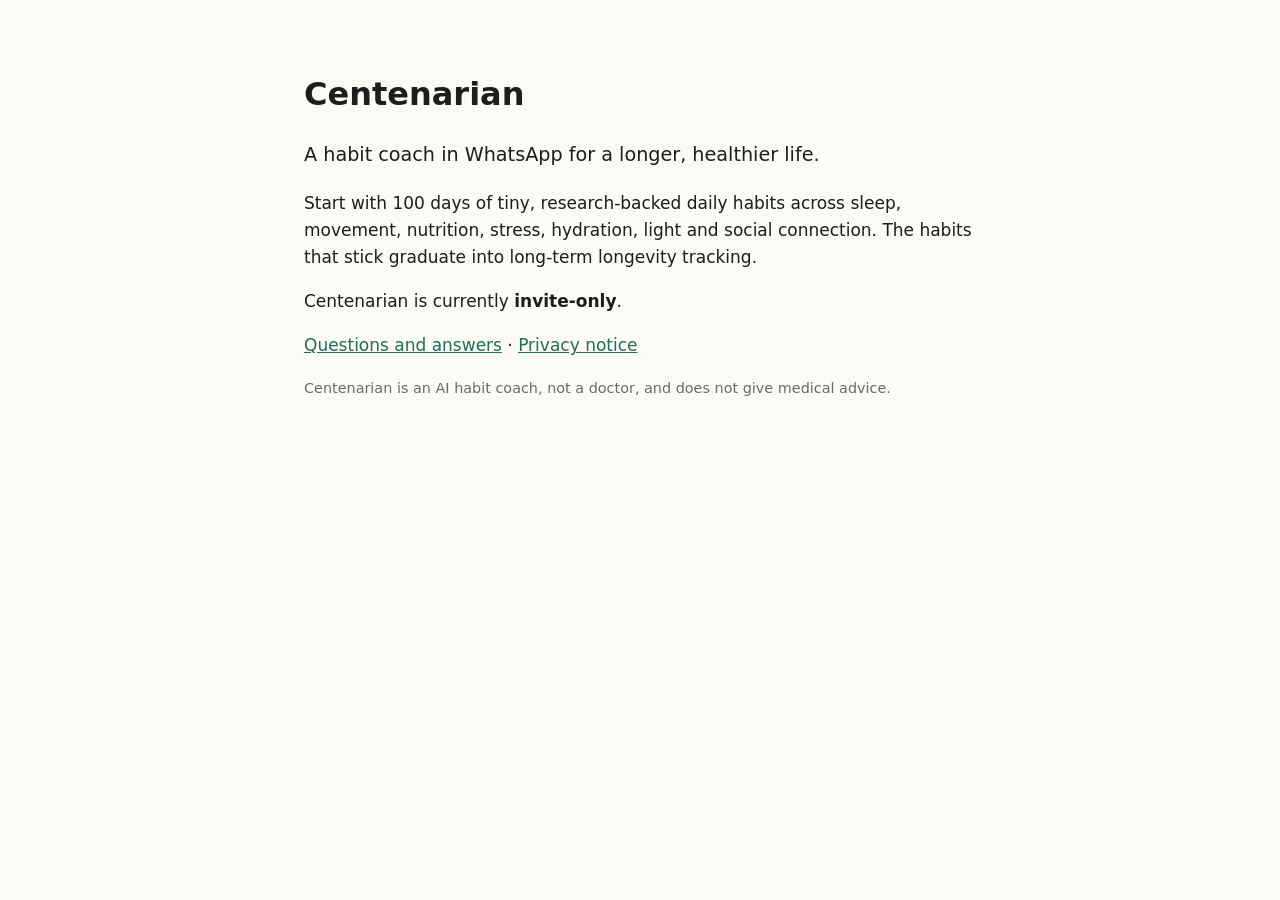
<file: index.html>
<!doctype html>
<html lang="en">
<head>
  <meta charset="utf-8">
  <meta name="viewport" content="width=device-width, initial-scale=1">
  <title>Centenarian</title>
  <meta name="description" content="A WhatsApp habit coach for a longer, healthier life.">
  <link rel="stylesheet" href="style.css">
</head>
<body>
<main>
  <h1>Centenarian</h1>
  <p class="lead">A habit coach in WhatsApp for a longer, healthier life.</p>
  <p>Start with 100 days of tiny, research-backed daily habits across sleep, movement, nutrition,
  stress, hydration, light and social connection. The habits that stick graduate into long-term
  longevity tracking.</p>
  <p>Centenarian is currently <strong>invite-only</strong>.</p>
  <p><a href="faq.html">Questions and answers</a> · <a href="privacy.html">Privacy notice</a></p>
  <p class="meta">Centenarian is an AI habit coach, not a doctor, and does not give medical advice.</p>
</main>
</body>
</html>
</file>
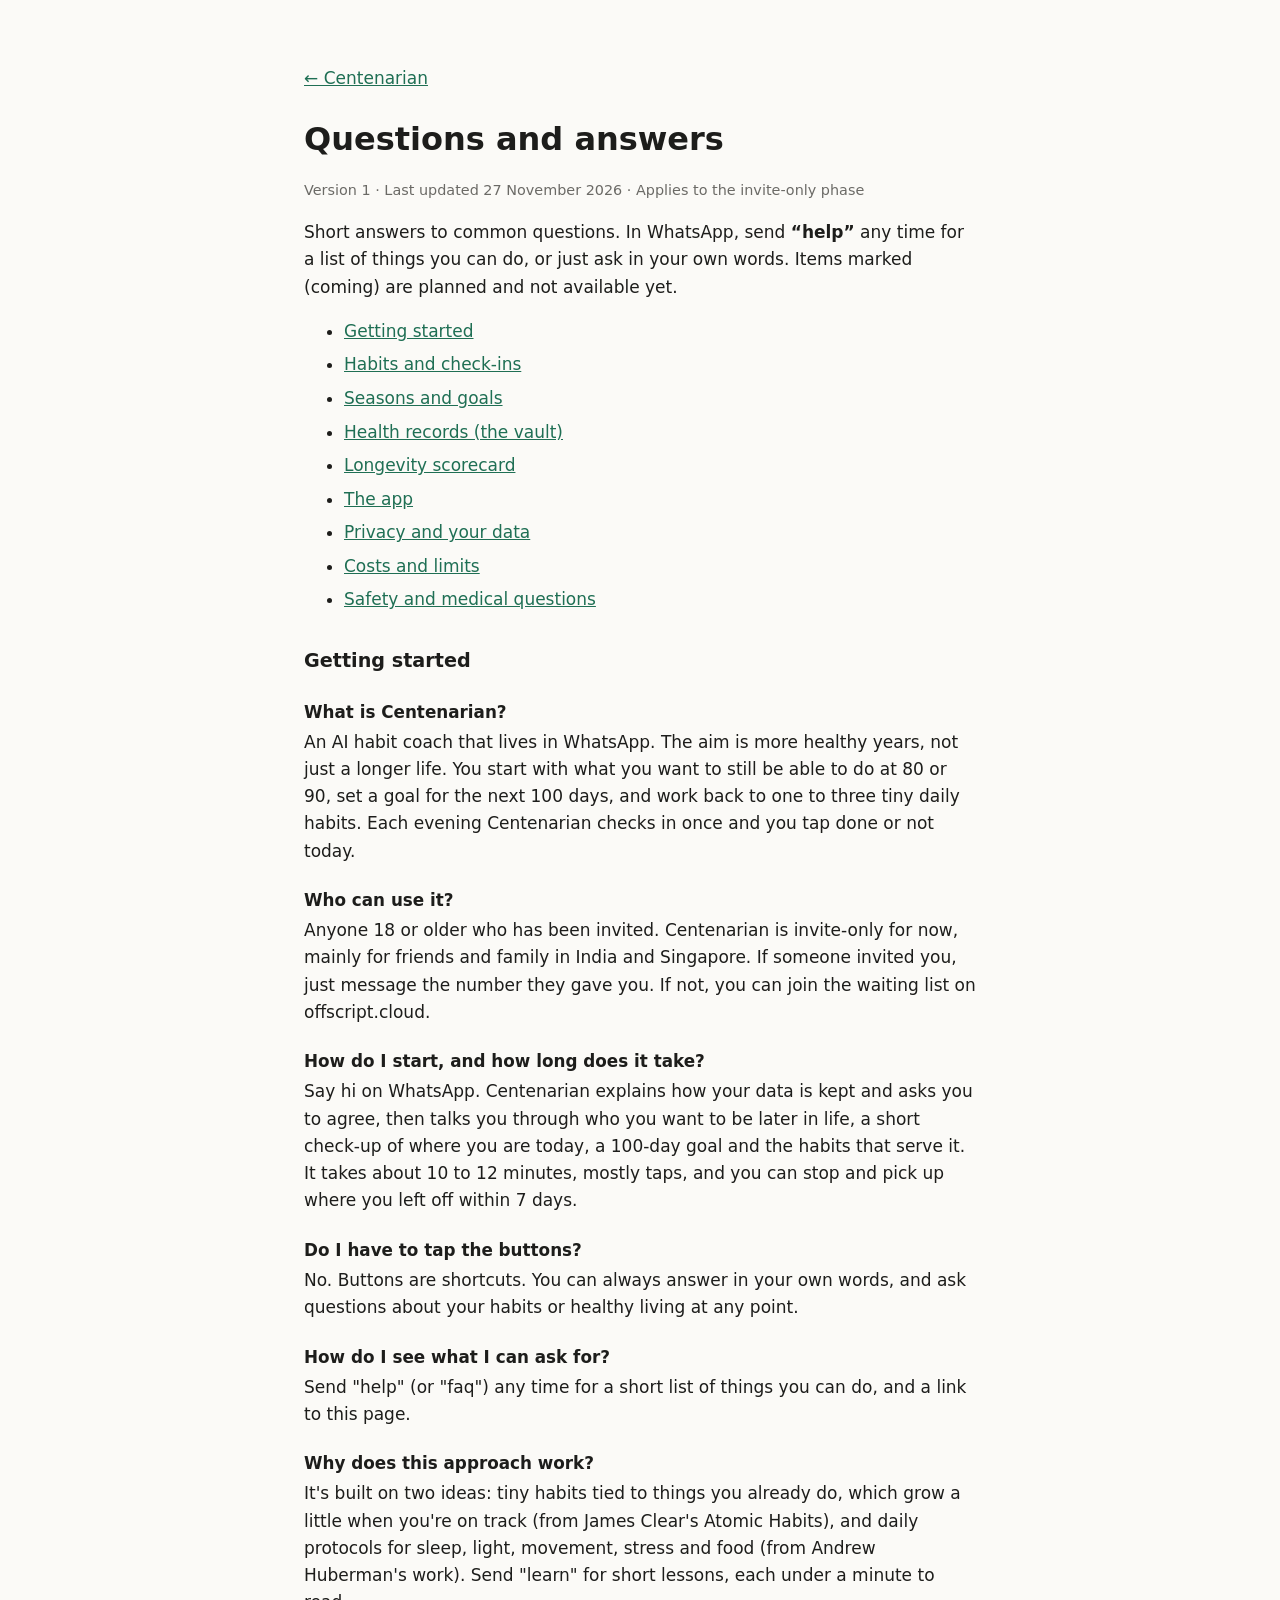
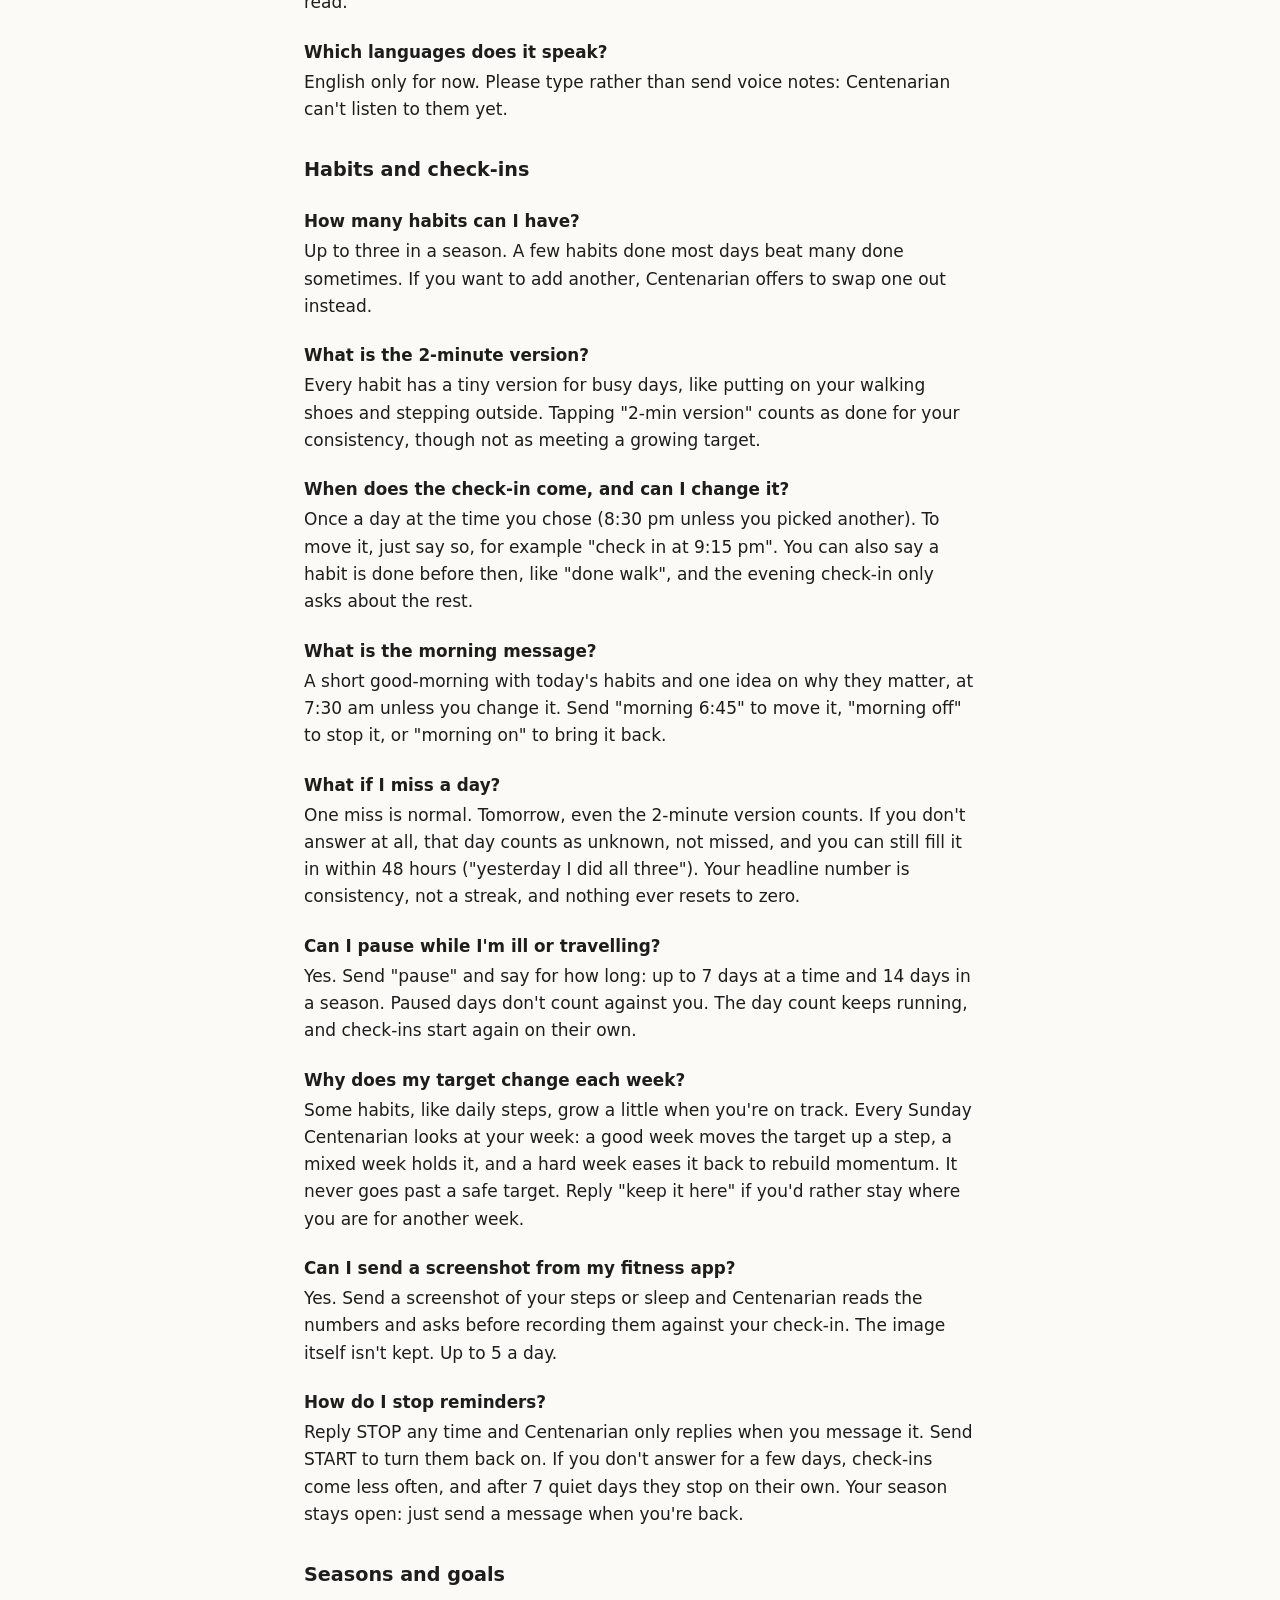
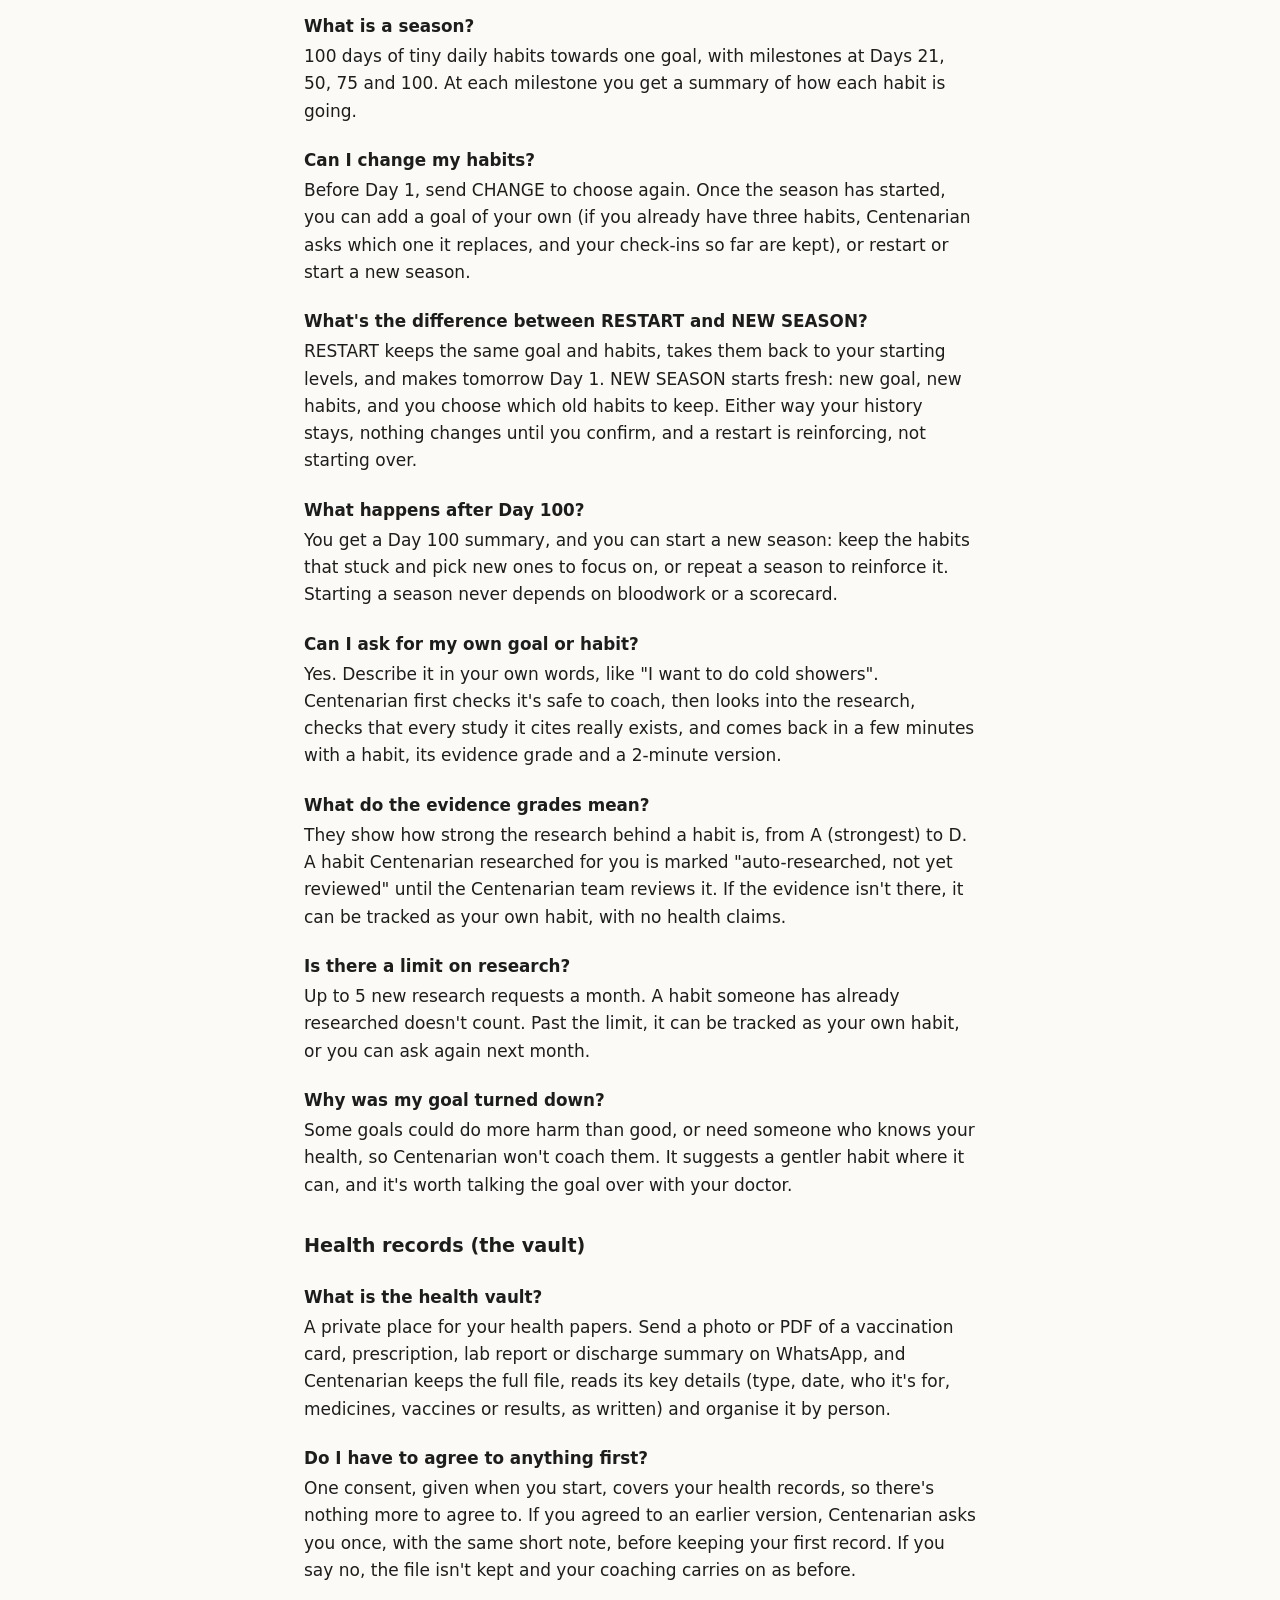
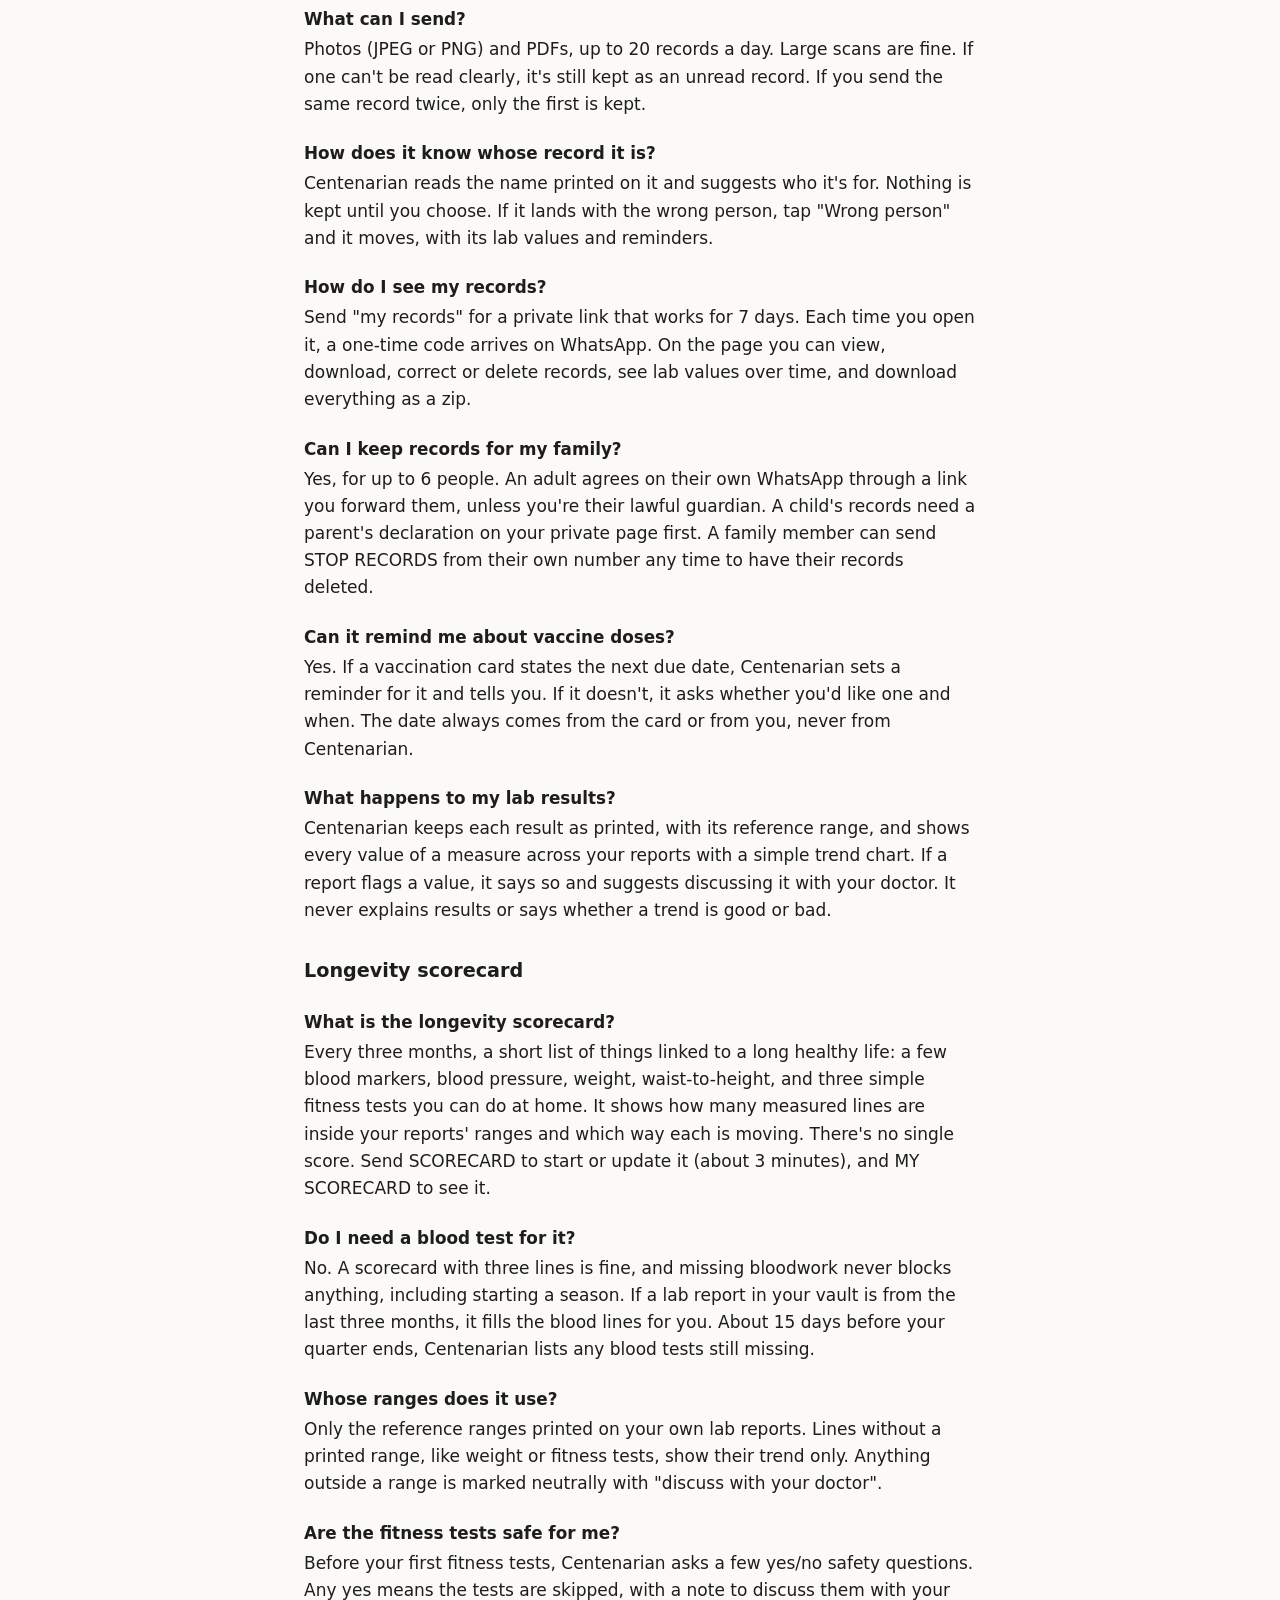
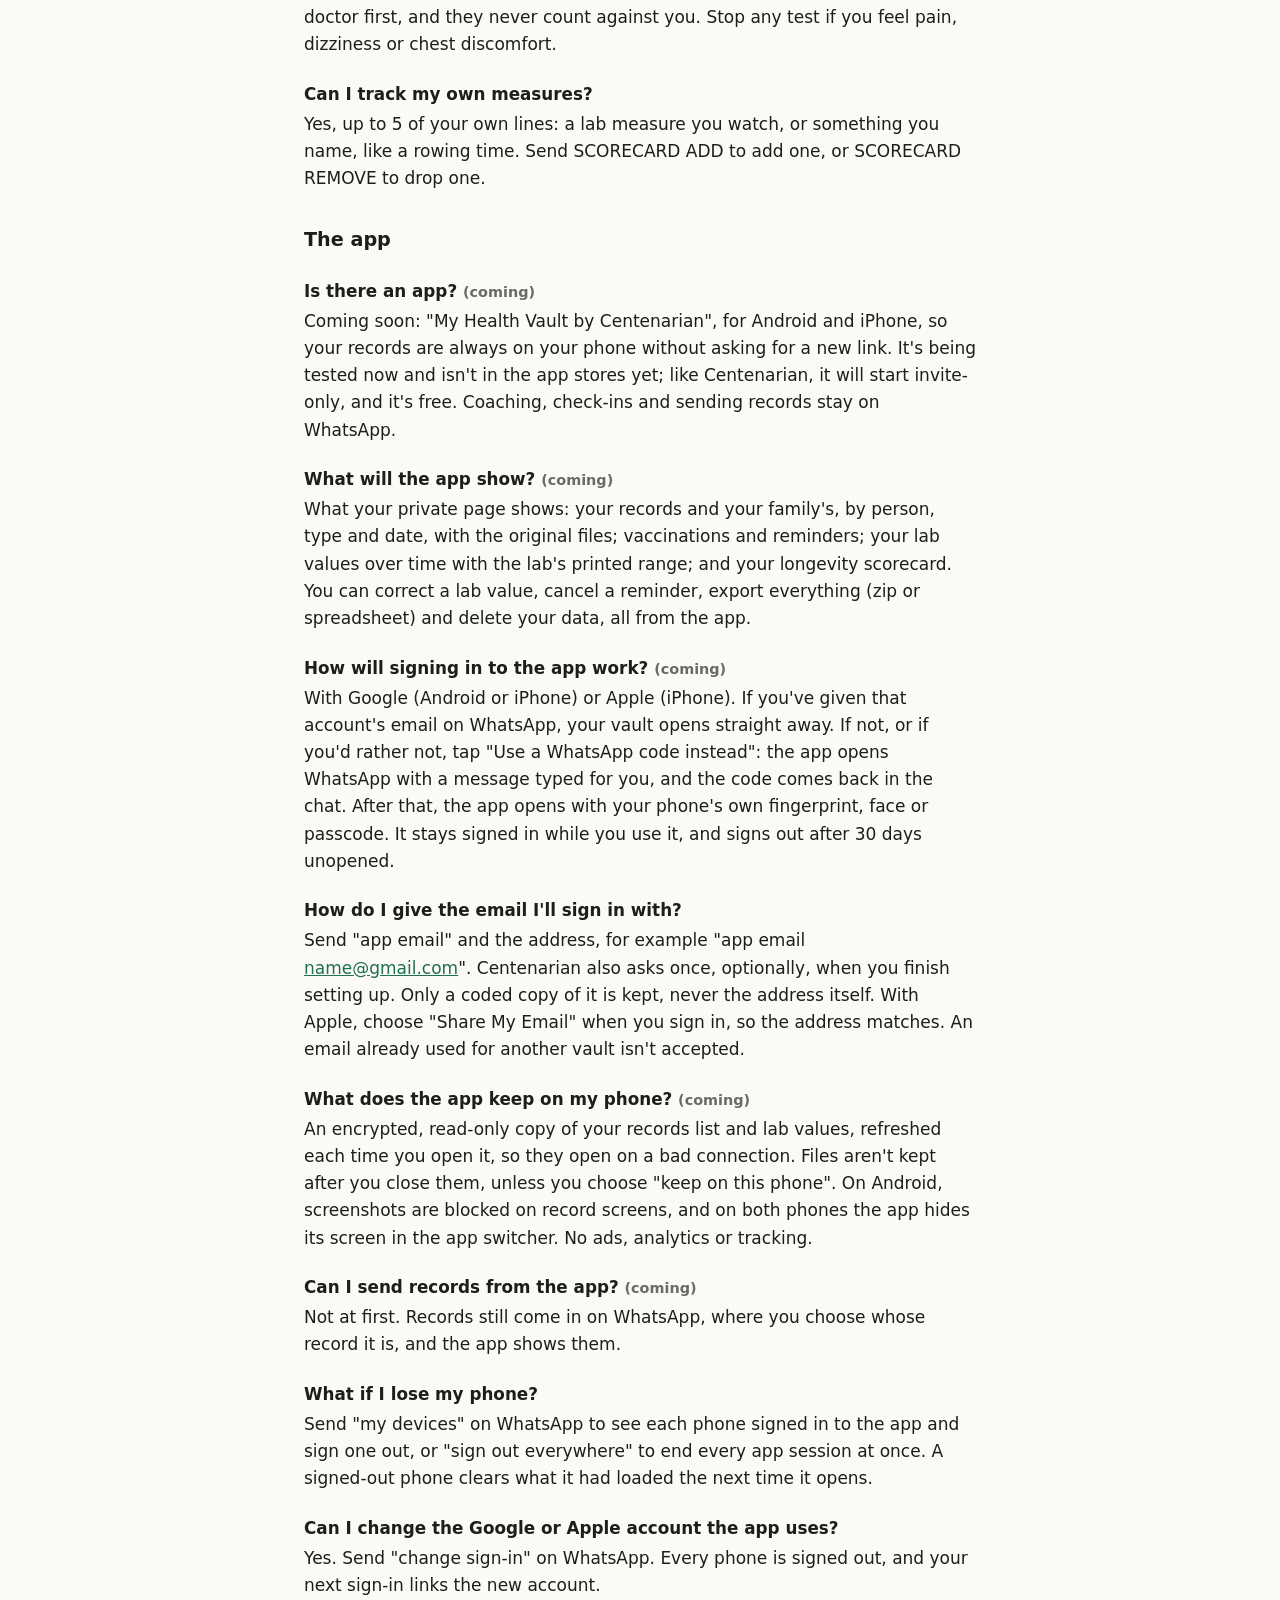
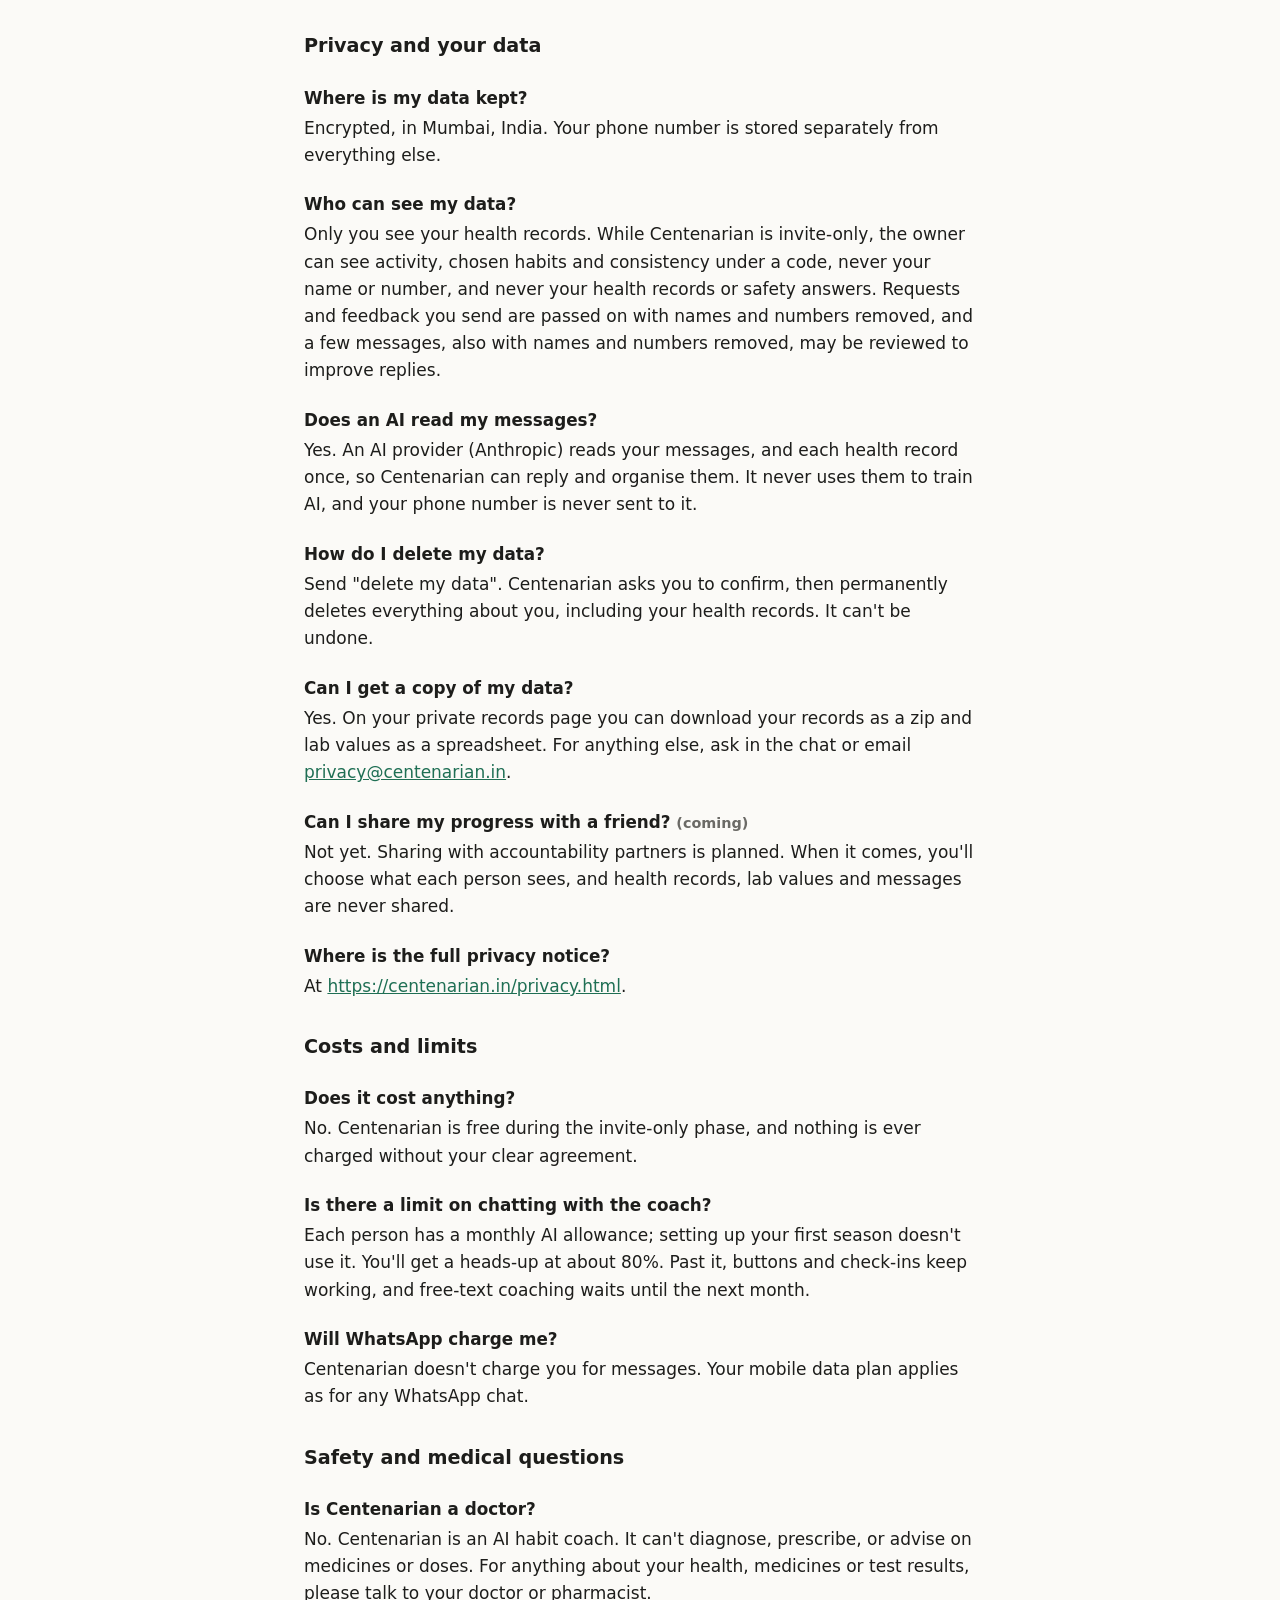
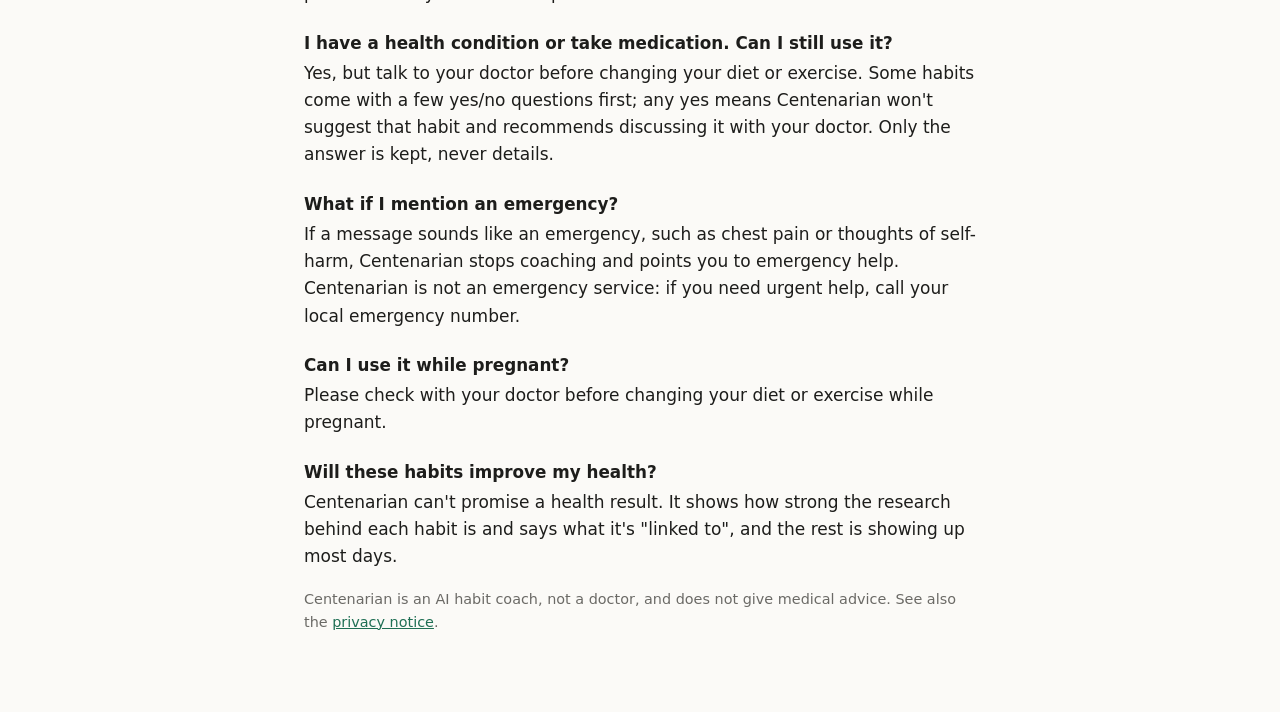
<file: faq.html>
<!doctype html>
<html lang="en">
<head>
  <meta charset="utf-8">
  <meta name="viewport" content="width=device-width, initial-scale=1">
  <title>Questions and answers — Centenarian</title>
  <meta name="description" content="Common questions about Centenarian, the WhatsApp habit coach.">
  <link rel="stylesheet" href="style.css">
</head>
<body>
<!-- Made from content/faq.yaml by `uv run python -m app.content.faq --write`: edit the YAML. -->
<main>
  <p><a href="index.html">← Centenarian</a></p>
  <h1>Questions and answers</h1>
  <p class="meta">Version 1 · Last updated 27 November 2026 · Applies to the invite-only phase</p>

  <p>Short answers to common questions. In WhatsApp, send <strong>“help”</strong> any time for a
  list of things you can do, or just ask in your own words. Items marked (coming) are planned and
  not available yet.</p>

  <ul>
    <li><a href="#getting-started">Getting started</a></li>
    <li><a href="#habits-and-checkins">Habits and check-ins</a></li>
    <li><a href="#seasons-and-goals">Seasons and goals</a></li>
    <li><a href="#health-records">Health records (the vault)</a></li>
    <li><a href="#scorecard">Longevity scorecard</a></li>
    <li><a href="#the-app">The app</a></li>
    <li><a href="#privacy">Privacy and your data</a></li>
    <li><a href="#costs">Costs and limits</a></li>
    <li><a href="#safety">Safety and medical questions</a></li>
  </ul>

  <h2 id="getting-started">Getting started</h2>
  <h3 id="what-is-it">What is Centenarian?</h3>
  <p>An AI habit coach that lives in WhatsApp. The aim is more healthy years, not just a longer life. You start with what you want to still be able to do at 80 or 90, set a goal for the next 100 days, and work back to one to three tiny daily habits. Each evening Centenarian checks in once and you tap done or not today.</p>
  <h3 id="who-can-join">Who can use it?</h3>
  <p>Anyone 18 or older who has been invited. Centenarian is invite-only for now, mainly for friends and family in India and Singapore. If someone invited you, just message the number they gave you. If not, you can join the waiting list on offscript.cloud.</p>
  <h3 id="how-to-start">How do I start, and how long does it take?</h3>
  <p>Say hi on WhatsApp. Centenarian explains how your data is kept and asks you to agree, then talks you through who you want to be later in life, a short check-up of where you are today, a 100-day goal and the habits that serve it. It takes about 10 to 12 minutes, mostly taps, and you can stop and pick up where you left off within 7 days.</p>
  <h3 id="tap-or-type">Do I have to tap the buttons?</h3>
  <p>No. Buttons are shortcuts. You can always answer in your own words, and ask questions about your habits or healthy living at any point.</p>
  <h3 id="help-command">How do I see what I can ask for?</h3>
  <p>Send "help" (or "faq") any time for a short list of things you can do, and a link to this page.</p>
  <h3 id="learn">Why does this approach work?</h3>
  <p>It's built on two ideas: tiny habits tied to things you already do, which grow a little when you're on track (from James Clear's Atomic Habits), and daily protocols for sleep, light, movement, stress and food (from Andrew Huberman's work). Send "learn" for short lessons, each under a minute to read.</p>
  <h3 id="language">Which languages does it speak?</h3>
  <p>English only for now. Please type rather than send voice notes: Centenarian can't listen to them yet.</p>

  <h2 id="habits-and-checkins">Habits and check-ins</h2>
  <h3 id="how-many-habits">How many habits can I have?</h3>
  <p>Up to three in a season. A few habits done most days beat many done sometimes. If you want to add another, Centenarian offers to swap one out instead.</p>
  <h3 id="two-minute-version">What is the 2-minute version?</h3>
  <p>Every habit has a tiny version for busy days, like putting on your walking shoes and stepping outside. Tapping "2-min version" counts as done for your consistency, though not as meeting a growing target.</p>
  <h3 id="checkin-time">When does the check-in come, and can I change it?</h3>
  <p>Once a day at the time you chose (8:30 pm unless you picked another). To move it, just say so, for example "check in at 9:15 pm". You can also say a habit is done before then, like "done walk", and the evening check-in only asks about the rest.</p>
  <h3 id="morning-message">What is the morning message?</h3>
  <p>A short good-morning with today's habits and one idea on why they matter, at 7:30 am unless you change it. Send "morning 6:45" to move it, "morning off" to stop it, or "morning on" to bring it back.</p>
  <h3 id="missed-day">What if I miss a day?</h3>
  <p>One miss is normal. Tomorrow, even the 2-minute version counts. If you don't answer at all, that day counts as unknown, not missed, and you can still fill it in within 48 hours ("yesterday I did all three"). Your headline number is consistency, not a streak, and nothing ever resets to zero.</p>
  <h3 id="pause">Can I pause while I'm ill or travelling?</h3>
  <p>Yes. Send "pause" and say for how long: up to 7 days at a time and 14 days in a season. Paused days don't count against you. The day count keeps running, and check-ins start again on their own.</p>
  <h3 id="targets-grow">Why does my target change each week?</h3>
  <p>Some habits, like daily steps, grow a little when you're on track. Every Sunday Centenarian looks at your week: a good week moves the target up a step, a mixed week holds it, and a hard week eases it back to rebuild momentum. It never goes past a safe target. Reply "keep it here" if you'd rather stay where you are for another week.</p>
  <h3 id="screenshots">Can I send a screenshot from my fitness app?</h3>
  <p>Yes. Send a screenshot of your steps or sleep and Centenarian reads the numbers and asks before recording them against your check-in. The image itself isn't kept. Up to 5 a day.</p>
  <h3 id="reminders">How do I stop reminders?</h3>
  <p>Reply STOP any time and Centenarian only replies when you message it. Send START to turn them back on. If you don't answer for a few days, check-ins come less often, and after 7 quiet days they stop on their own. Your season stays open: just send a message when you're back.</p>

  <h2 id="seasons-and-goals">Seasons and goals</h2>
  <h3 id="what-is-a-season">What is a season?</h3>
  <p>100 days of tiny daily habits towards one goal, with milestones at Days 21, 50, 75 and 100. At each milestone you get a summary of how each habit is going.</p>
  <h3 id="change-habits">Can I change my habits?</h3>
  <p>Before Day 1, send CHANGE to choose again. Once the season has started, you can add a goal of your own (if you already have three habits, Centenarian asks which one it replaces, and your check-ins so far are kept), or restart or start a new season.</p>
  <h3 id="restart-or-new">What's the difference between RESTART and NEW SEASON?</h3>
  <p>RESTART keeps the same goal and habits, takes them back to your starting levels, and makes tomorrow Day 1. NEW SEASON starts fresh: new goal, new habits, and you choose which old habits to keep. Either way your history stays, nothing changes until you confirm, and a restart is reinforcing, not starting over.</p>
  <h3 id="after-day-100">What happens after Day 100?</h3>
  <p>You get a Day 100 summary, and you can start a new season: keep the habits that stuck and pick new ones to focus on, or repeat a season to reinforce it. Starting a season never depends on bloodwork or a scorecard.</p>
  <h3 id="own-goal">Can I ask for my own goal or habit?</h3>
  <p>Yes. Describe it in your own words, like "I want to do cold showers". Centenarian first checks it's safe to coach, then looks into the research, checks that every study it cites really exists, and comes back in a few minutes with a habit, its evidence grade and a 2-minute version.</p>
  <h3 id="evidence-grades">What do the evidence grades mean?</h3>
  <p>They show how strong the research behind a habit is, from A (strongest) to D. A habit Centenarian researched for you is marked "auto-researched, not yet reviewed" until the Centenarian team reviews it. If the evidence isn't there, it can be tracked as your own habit, with no health claims.</p>
  <h3 id="research-limit">Is there a limit on research?</h3>
  <p>Up to 5 new research requests a month. A habit someone has already researched doesn't count. Past the limit, it can be tracked as your own habit, or you can ask again next month.</p>
  <h3 id="goal-declined">Why was my goal turned down?</h3>
  <p>Some goals could do more harm than good, or need someone who knows your health, so Centenarian won't coach them. It suggests a gentler habit where it can, and it's worth talking the goal over with your doctor.</p>

  <h2 id="health-records">Health records (the vault)</h2>
  <h3 id="what-is-the-vault">What is the health vault?</h3>
  <p>A private place for your health papers. Send a photo or PDF of a vaccination card, prescription, lab report or discharge summary on WhatsApp, and Centenarian keeps the full file, reads its key details (type, date, who it's for, medicines, vaccines or results, as written) and organise it by person.</p>
  <h3 id="vault-consent">Do I have to agree to anything first?</h3>
  <p>One consent, given when you start, covers your health records, so there's nothing more to agree to. If you agreed to an earlier version, Centenarian asks you once, with the same short note, before keeping your first record. If you say no, the file isn't kept and your coaching carries on as before.</p>
  <h3 id="files">What can I send?</h3>
  <p>Photos (JPEG or PNG) and PDFs, up to 20 records a day. Large scans are fine. If one can't be read clearly, it's still kept as an unread record. If you send the same record twice, only the first is kept.</p>
  <h3 id="whose-record">How does it know whose record it is?</h3>
  <p>Centenarian reads the name printed on it and suggests who it's for. Nothing is kept until you choose. If it lands with the wrong person, tap "Wrong person" and it moves, with its lab values and reminders.</p>
  <h3 id="see-records">How do I see my records?</h3>
  <p>Send "my records" for a private link that works for 7 days. Each time you open it, a one-time code arrives on WhatsApp. On the page you can view, download, correct or delete records, see lab values over time, and download everything as a zip.</p>
  <h3 id="family">Can I keep records for my family?</h3>
  <p>Yes, for up to 6 people. An adult agrees on their own WhatsApp through a link you forward them, unless you're their lawful guardian. A child's records need a parent's declaration on your private page first. A family member can send STOP RECORDS from their own number any time to have their records deleted.</p>
  <h3 id="vaccine-reminders">Can it remind me about vaccine doses?</h3>
  <p>Yes. If a vaccination card states the next due date, Centenarian sets a reminder for it and tells you. If it doesn't, it asks whether you'd like one and when. The date always comes from the card or from you, never from Centenarian.</p>
  <h3 id="lab-values">What happens to my lab results?</h3>
  <p>Centenarian keeps each result as printed, with its reference range, and shows every value of a measure across your reports with a simple trend chart. If a report flags a value, it says so and suggests discussing it with your doctor. It never explains results or says whether a trend is good or bad.</p>

  <h2 id="scorecard">Longevity scorecard</h2>
  <h3 id="what-is-scorecard">What is the longevity scorecard?</h3>
  <p>Every three months, a short list of things linked to a long healthy life: a few blood markers, blood pressure, weight, waist-to-height, and three simple fitness tests you can do at home. It shows how many measured lines are inside your reports' ranges and which way each is moving. There's no single score. Send SCORECARD to start or update it (about 3 minutes), and MY SCORECARD to see it.</p>
  <h3 id="scorecard-bloodwork">Do I need a blood test for it?</h3>
  <p>No. A scorecard with three lines is fine, and missing bloodwork never blocks anything, including starting a season. If a lab report in your vault is from the last three months, it fills the blood lines for you. About 15 days before your quarter ends, Centenarian lists any blood tests still missing.</p>
  <h3 id="scorecard-ranges">Whose ranges does it use?</h3>
  <p>Only the reference ranges printed on your own lab reports. Lines without a printed range, like weight or fitness tests, show their trend only. Anything outside a range is marked neutrally with "discuss with your doctor".</p>
  <h3 id="scorecard-fitness">Are the fitness tests safe for me?</h3>
  <p>Before your first fitness tests, Centenarian asks a few yes/no safety questions. Any yes means the tests are skipped, with a note to discuss them with your doctor first, and they never count against you. Stop any test if you feel pain, dizziness or chest discomfort.</p>
  <h3 id="scorecard-own-lines">Can I track my own measures?</h3>
  <p>Yes, up to 5 of your own lines: a lab measure you watch, or something you name, like a rowing time. Send SCORECARD ADD to add one, or SCORECARD REMOVE to drop one.</p>

  <h2 id="the-app">The app</h2>
  <h3 id="is-there-an-app">Is there an app? <span class="meta">(coming)</span></h3>
  <p>Coming soon: "My Health Vault by Centenarian", for Android and iPhone, so your records are always on your phone without asking for a new link. It's being tested now and isn't in the app stores yet; like Centenarian, it will start invite-only, and it's free. Coaching, check-ins and sending records stay on WhatsApp.</p>
  <h3 id="app-what">What will the app show? <span class="meta">(coming)</span></h3>
  <p>What your private page shows: your records and your family's, by person, type and date, with the original files; vaccinations and reminders; your lab values over time with the lab's printed range; and your longevity scorecard. You can correct a lab value, cancel a reminder, export everything (zip or spreadsheet) and delete your data, all from the app.</p>
  <h3 id="app-sign-in">How will signing in to the app work? <span class="meta">(coming)</span></h3>
  <p>With Google (Android or iPhone) or Apple (iPhone). If you've given that account's email on WhatsApp, your vault opens straight away. If not, or if you'd rather not, tap "Use a WhatsApp code instead": the app opens WhatsApp with a message typed for you, and the code comes back in the chat. After that, the app opens with your phone's own fingerprint, face or passcode. It stays signed in while you use it, and signs out after 30 days unopened.</p>
  <h3 id="app-email">How do I give the email I'll sign in with?</h3>
  <p>Send "app email" and the address, for example "app email <a href="mailto:name@gmail.com">name@gmail.com</a>". Centenarian also asks once, optionally, when you finish setting up. Only a coded copy of it is kept, never the address itself. With Apple, choose "Share My Email" when you sign in, so the address matches. An email already used for another vault isn't accepted.</p>
  <h3 id="app-on-phone">What does the app keep on my phone? <span class="meta">(coming)</span></h3>
  <p>An encrypted, read-only copy of your records list and lab values, refreshed each time you open it, so they open on a bad connection. Files aren't kept after you close them, unless you choose "keep on this phone". On Android, screenshots are blocked on record screens, and on both phones the app hides its screen in the app switcher. No ads, analytics or tracking.</p>
  <h3 id="app-upload">Can I send records from the app? <span class="meta">(coming)</span></h3>
  <p>Not at first. Records still come in on WhatsApp, where you choose whose record it is, and the app shows them.</p>
  <h3 id="lost-phone">What if I lose my phone?</h3>
  <p>Send "my devices" on WhatsApp to see each phone signed in to the app and sign one out, or "sign out everywhere" to end every app session at once. A signed-out phone clears what it had loaded the next time it opens.</p>
  <h3 id="change-account">Can I change the Google or Apple account the app uses?</h3>
  <p>Yes. Send "change sign-in" on WhatsApp. Every phone is signed out, and your next sign-in links the new account.</p>

  <h2 id="privacy">Privacy and your data</h2>
  <h3 id="where-stored">Where is my data kept?</h3>
  <p>Encrypted, in Mumbai, India. Your phone number is stored separately from everything else.</p>
  <h3 id="who-sees">Who can see my data?</h3>
  <p>Only you see your health records. While Centenarian is invite-only, the owner can see activity, chosen habits and consistency under a code, never your name or number, and never your health records or safety answers. Requests and feedback you send are passed on with names and numbers removed, and a few messages, also with names and numbers removed, may be reviewed to improve replies.</p>
  <h3 id="ai-provider">Does an AI read my messages?</h3>
  <p>Yes. An AI provider (Anthropic) reads your messages, and each health record once, so Centenarian can reply and organise them. It never uses them to train AI, and your phone number is never sent to it.</p>
  <h3 id="delete">How do I delete my data?</h3>
  <p>Send "delete my data". Centenarian asks you to confirm, then permanently deletes everything about you, including your health records. It can't be undone.</p>
  <h3 id="export">Can I get a copy of my data?</h3>
  <p>Yes. On your private records page you can download your records as a zip and lab values as a spreadsheet. For anything else, ask in the chat or email <a href="mailto:privacy@centenarian.in">privacy@centenarian.in</a>.</p>
  <h3 id="sharing">Can I share my progress with a friend? <span class="meta">(coming)</span></h3>
  <p>Not yet. Sharing with accountability partners is planned. When it comes, you'll choose what each person sees, and health records, lab values and messages are never shared.</p>
  <h3 id="privacy-notice">Where is the full privacy notice?</h3>
  <p>At <a href="https://centenarian.in/privacy.html">https://centenarian.in/privacy.html</a>.</p>

  <h2 id="costs">Costs and limits</h2>
  <h3 id="cost">Does it cost anything?</h3>
  <p>No. Centenarian is free during the invite-only phase, and nothing is ever charged without your clear agreement.</p>
  <h3 id="allowance">Is there a limit on chatting with the coach?</h3>
  <p>Each person has a monthly AI allowance; setting up your first season doesn't use it. You'll get a heads-up at about 80%. Past it, buttons and check-ins keep working, and free-text coaching waits until the next month.</p>
  <h3 id="whatsapp-costs">Will WhatsApp charge me?</h3>
  <p>Centenarian doesn't charge you for messages. Your mobile data plan applies as for any WhatsApp chat.</p>

  <h2 id="safety">Safety and medical questions</h2>
  <h3 id="not-a-doctor">Is Centenarian a doctor?</h3>
  <p>No. Centenarian is an AI habit coach. It can't diagnose, prescribe, or advise on medicines or doses. For anything about your health, medicines or test results, please talk to your doctor or pharmacist.</p>
  <h3 id="health-condition">I have a health condition or take medication. Can I still use it?</h3>
  <p>Yes, but talk to your doctor before changing your diet or exercise. Some habits come with a few yes/no questions first; any yes means Centenarian won't suggest that habit and recommends discussing it with your doctor. Only the answer is kept, never details.</p>
  <h3 id="emergency">What if I mention an emergency?</h3>
  <p>If a message sounds like an emergency, such as chest pain or thoughts of self-harm, Centenarian stops coaching and points you to emergency help. Centenarian is not an emergency service: if you need urgent help, call your local emergency number.</p>
  <h3 id="pregnancy">Can I use it while pregnant?</h3>
  <p>Please check with your doctor before changing your diet or exercise while pregnant.</p>
  <h3 id="results-promise">Will these habits improve my health?</h3>
  <p>Centenarian can't promise a health result. It shows how strong the research behind each habit is and says what it's "linked to", and the rest is showing up most days.</p>

  <p class="meta">Centenarian is an AI habit coach, not a doctor, and does not give medical advice.
  See also the <a href="privacy.html">privacy notice</a>.</p>
</main>
</body>
</html>
</file>
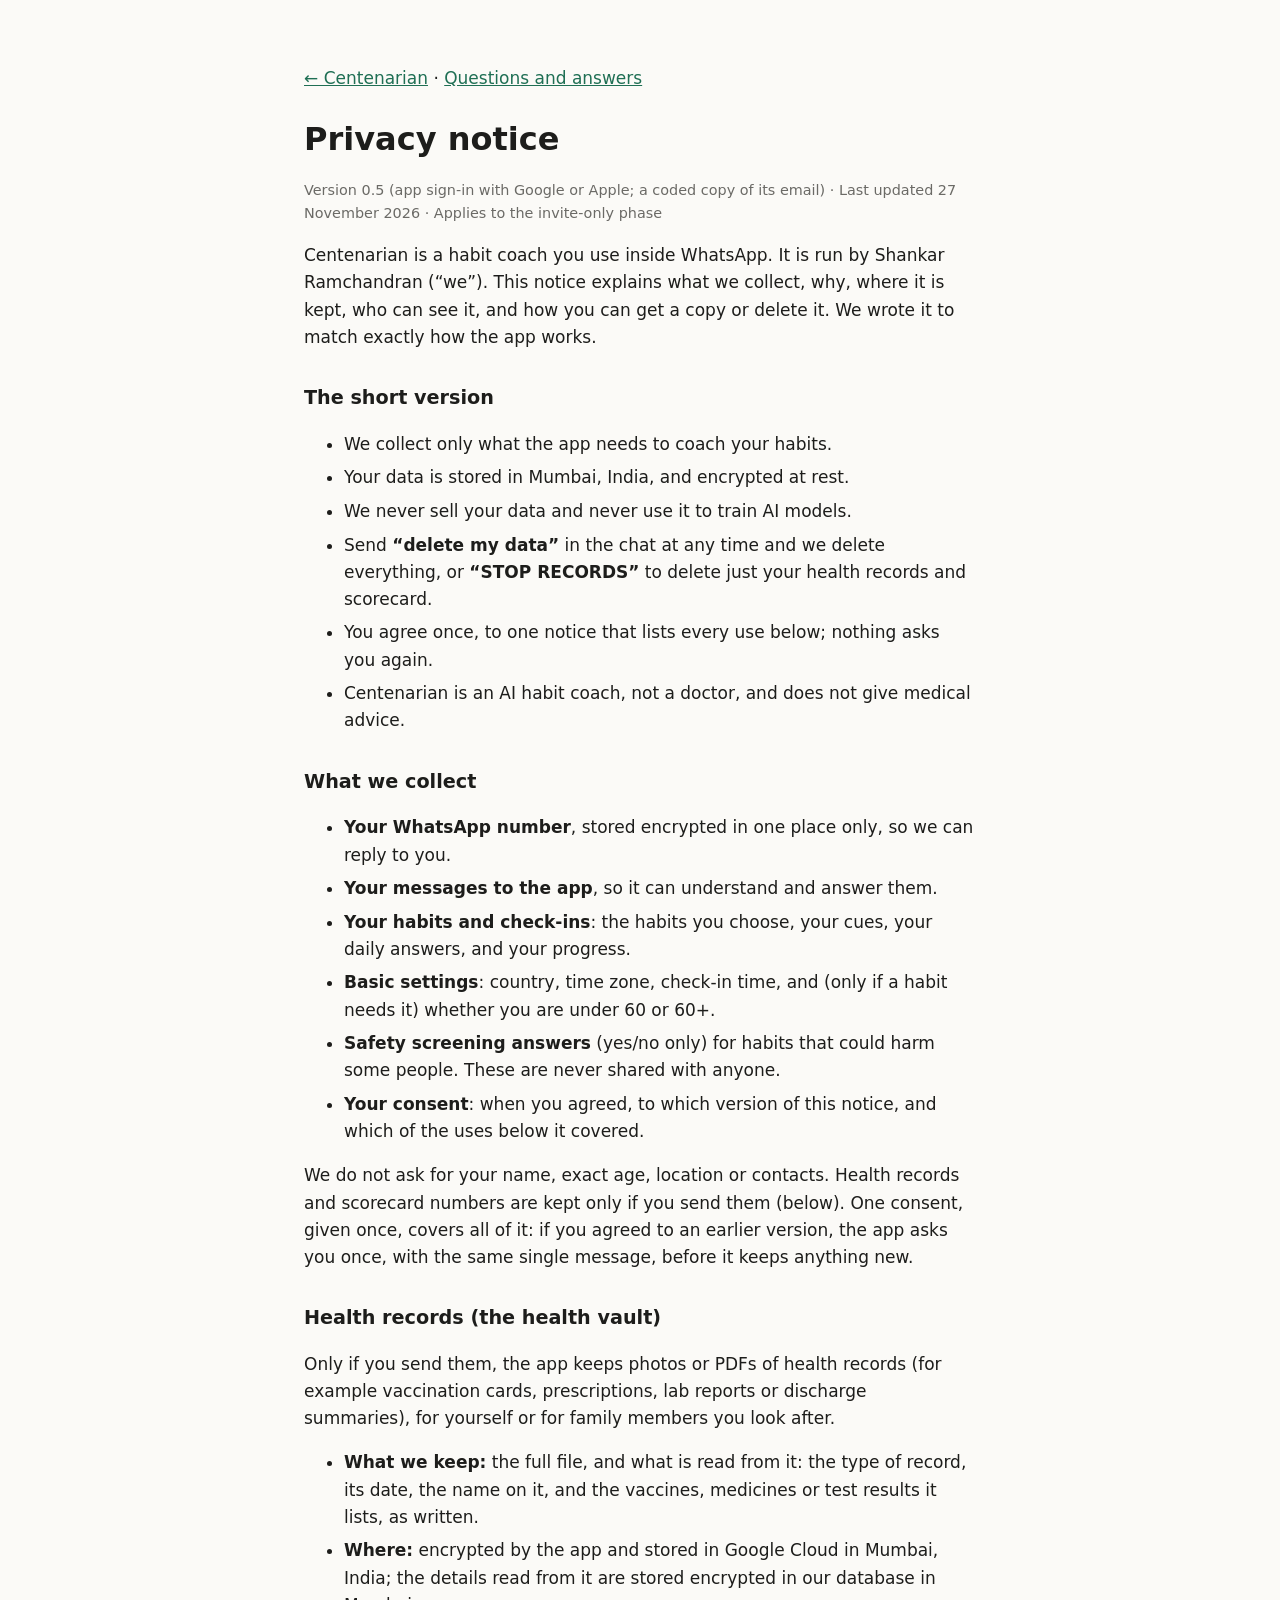
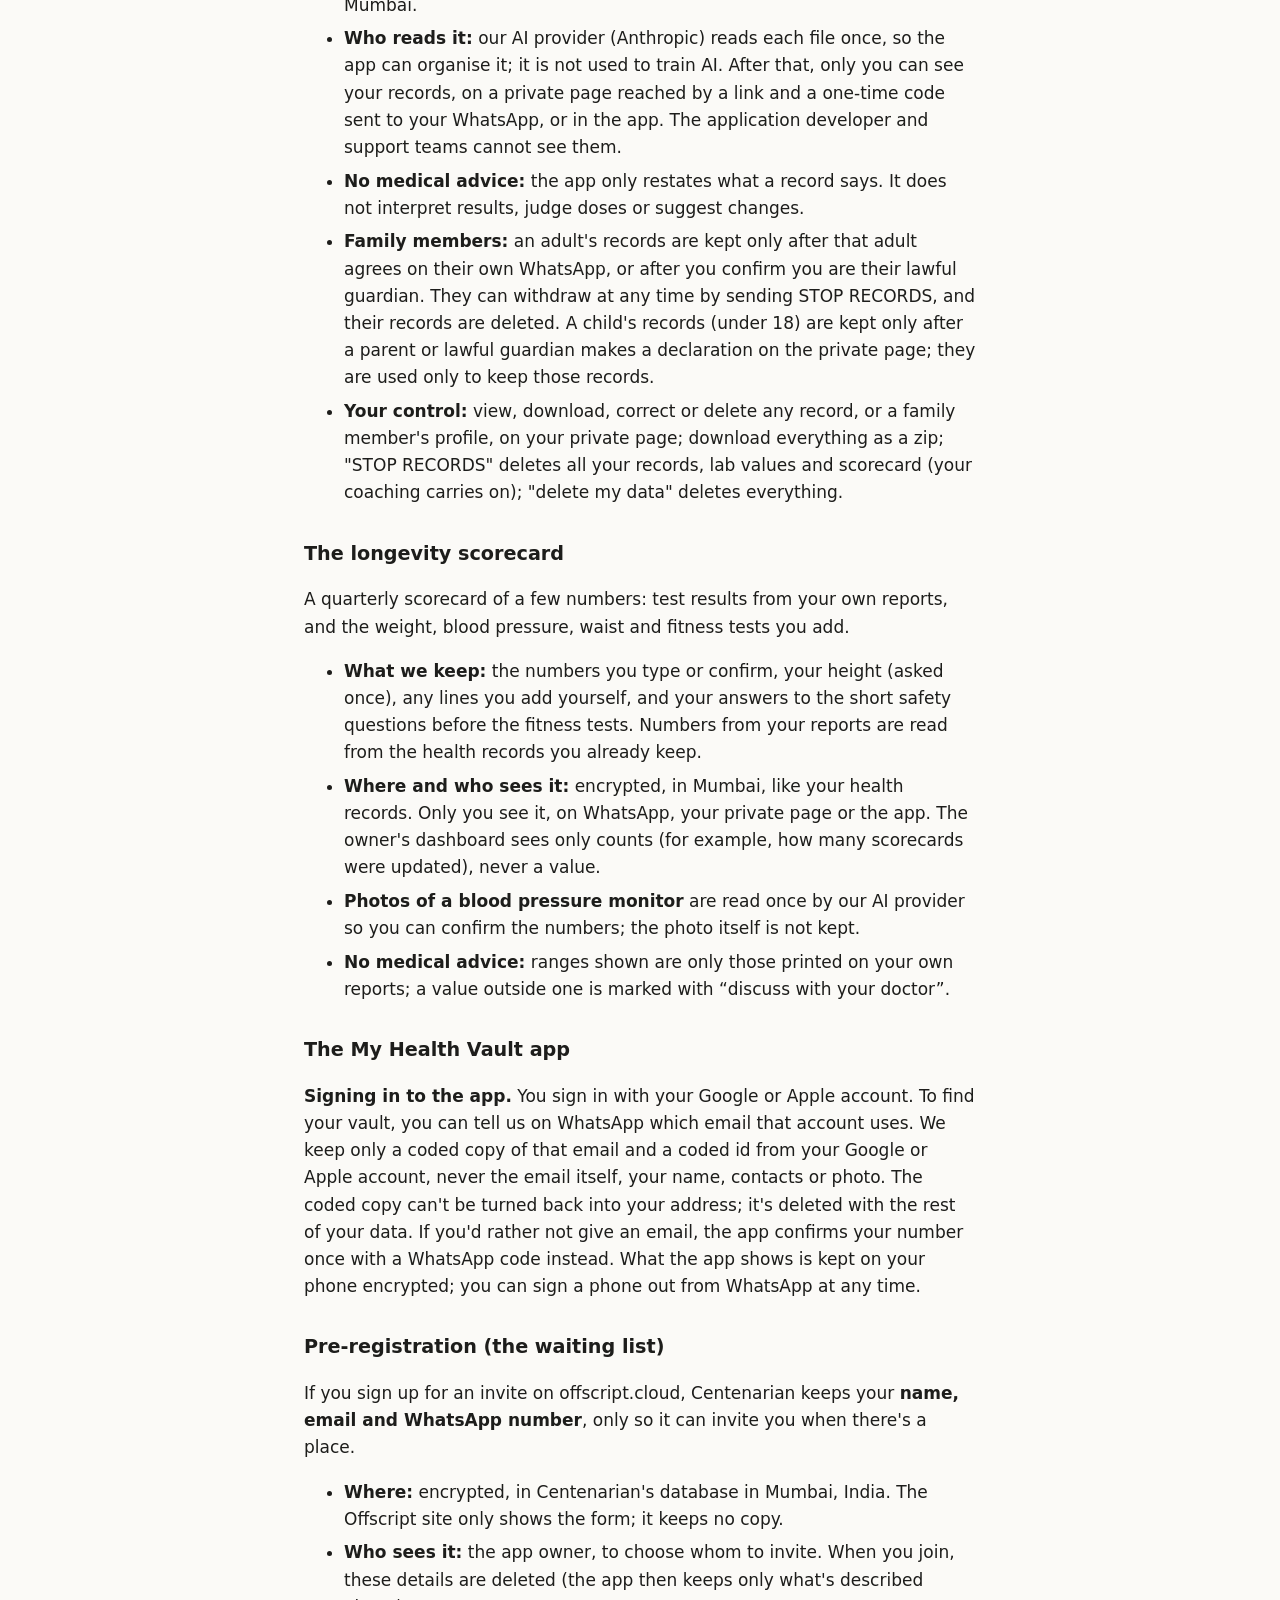
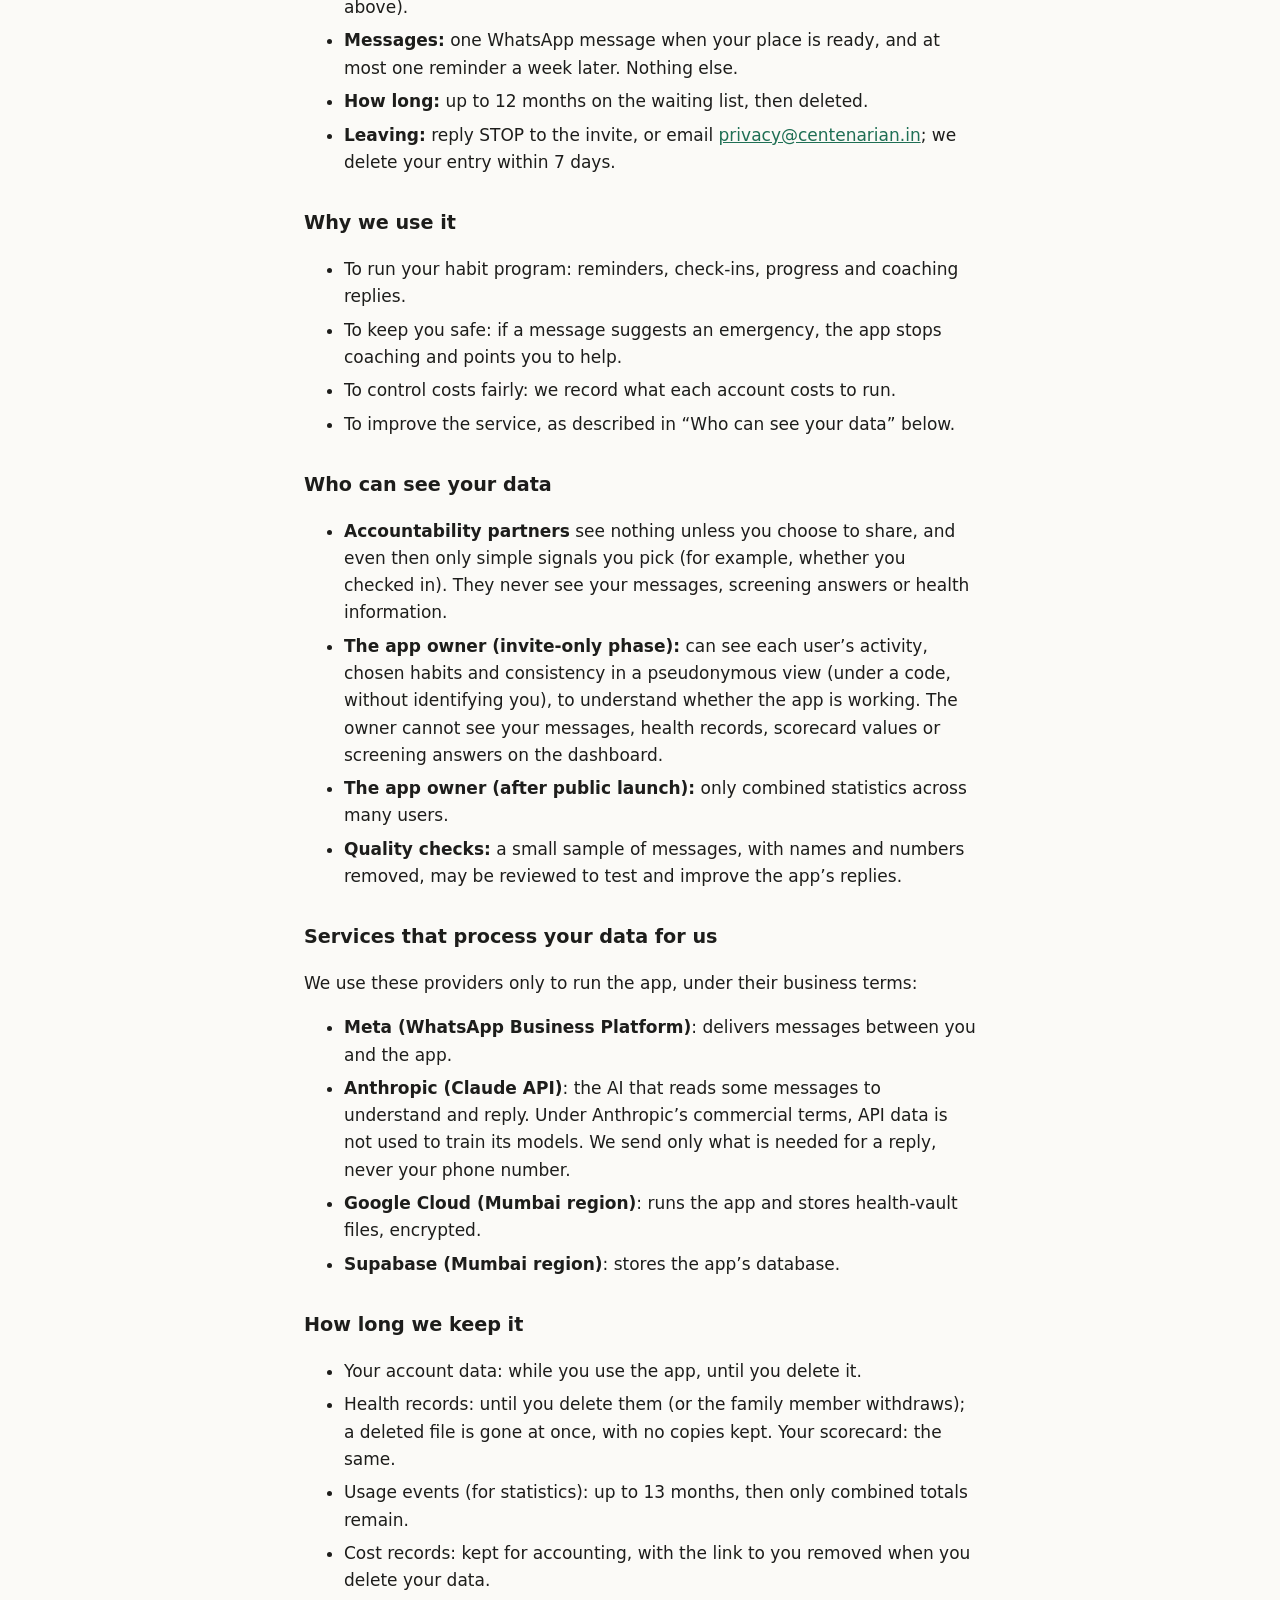
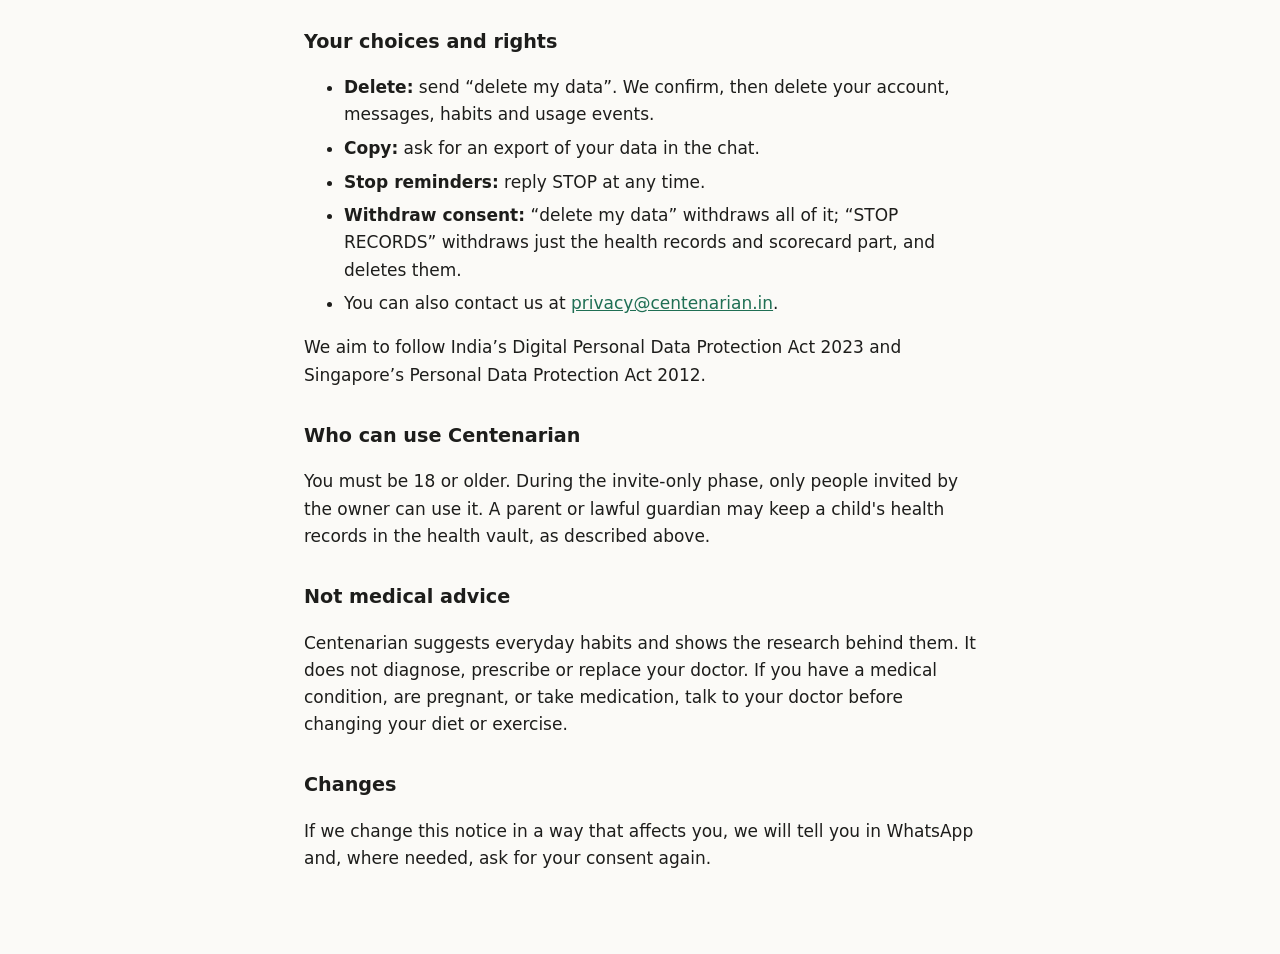
<file: privacy.html>
<!doctype html>
<html lang="en">
<head>
  <meta charset="utf-8">
  <meta name="viewport" content="width=device-width, initial-scale=1">
  <title>Privacy notice — Centenarian</title>
  <link rel="stylesheet" href="style.css">
</head>
<body>
<main>
  <p><a href="index.html">← Centenarian</a> · <a href="faq.html">Questions and answers</a></p>
  <h1>Privacy notice</h1>
  <p class="meta">Version 0.5 (app sign-in with Google or Apple; a coded copy of its email) · Last updated 27 November 2026 · Applies to the invite-only phase</p>

  <p>Centenarian is a habit coach you use inside WhatsApp. It is run by Shankar Ramchandran (“we”).
  This notice explains what we collect, why, where it is kept, who can see it, and how you can
  get a copy or delete it. We wrote it to match exactly how the app works.</p>

  <h2>The short version</h2>
  <ul>
    <li>We collect only what the app needs to coach your habits.</li>
    <li>Your data is stored in Mumbai, India, and encrypted at rest.</li>
    <li>We never sell your data and never use it to train AI models.</li>
    <li>Send <strong>“delete my data”</strong> in the chat at any time and we delete everything, or
      <strong>“STOP RECORDS”</strong> to delete just your health records and scorecard.</li>
    <li>You agree once, to one notice that lists every use below; nothing asks you again.</li>
    <li>Centenarian is an AI habit coach, not a doctor, and does not give medical advice.</li>
  </ul>

  <h2>What we collect</h2>
  <ul>
    <li><strong>Your WhatsApp number</strong>, stored encrypted in one place only, so we can reply to you.</li>
    <li><strong>Your messages to the app</strong>, so it can understand and answer them.</li>
    <li><strong>Your habits and check-ins</strong>: the habits you choose, your cues, your daily answers, and your progress.</li>
    <li><strong>Basic settings</strong>: country, time zone, check-in time, and (only if a habit needs it) whether you are under 60 or 60+.</li>
    <li><strong>Safety screening answers</strong> (yes/no only) for habits that could harm some people. These are never shared with anyone.</li>
    <li><strong>Your consent</strong>: when you agreed, to which version of this notice, and which of the
      uses below it covered.</li>
  </ul>
  <p>We do not ask for your name, exact age, location or contacts. Health records and scorecard numbers
  are kept only if you send them (below). One consent, given once, covers all of it: if you agreed to an
  earlier version, the app asks you once, with the same single message, before it keeps anything new.</p>

  <h2>Health records (the health vault)</h2>
  <p>Only if you send them, the app keeps photos or PDFs of health records (for example
  vaccination cards, prescriptions, lab reports or discharge summaries), for yourself or for family
  members you look after.</p>
  <ul>
    <li><strong>What we keep:</strong> the full file, and what is read from it: the type of record, its date,
      the name on it, and the vaccines, medicines or test results it lists, as written.</li>
    <li><strong>Where:</strong> encrypted by the app and stored in Google Cloud in Mumbai, India; the details
      read from it are stored encrypted in our database in Mumbai.</li>
    <li><strong>Who reads it:</strong> our AI provider (Anthropic) reads each file once, so the app can
      organise it; it is not used to train AI. After that, only you can see your records, on a private
      page reached by a link and a one-time code sent to your WhatsApp, or in the app. The application
      developer and support teams cannot see them.</li>
    <li><strong>No medical advice:</strong> the app only restates what a record says. It does not interpret
      results, judge doses or suggest changes.</li>
    <li><strong>Family members:</strong> an adult's records are kept only after that adult agrees on their own
      WhatsApp, or after you confirm you are their lawful guardian. They can withdraw at any time by
      sending STOP RECORDS, and their records are deleted. A child's records (under 18) are kept only
      after a parent or lawful guardian makes a declaration on the private page; they are used only to
      keep those records.</li>
    <li><strong>Your control:</strong> view, download, correct or delete any record, or a family member's
      profile, on your private page; download everything as a zip; "STOP RECORDS" deletes all your
      records, lab values and scorecard (your coaching carries on); "delete my data" deletes everything.</li>
  </ul>

  <h2>The longevity scorecard</h2>
  <p>A quarterly scorecard of a few numbers: test results from your own reports, and the weight, blood
  pressure, waist and fitness tests you add.</p>
  <ul>
    <li><strong>What we keep:</strong> the numbers you type or confirm, your height (asked once), any lines
      you add yourself, and your answers to the short safety questions before the fitness tests.
      Numbers from your reports are read from the health records you already keep.</li>
    <li><strong>Where and who sees it:</strong> encrypted, in Mumbai, like your health records. Only you see
      it, on WhatsApp, your private page or the app. The owner's dashboard sees only counts (for example,
      how many scorecards were updated), never a value.</li>
    <li><strong>Photos of a blood pressure monitor</strong> are read once by our AI provider so you can
      confirm the numbers; the photo itself is not kept.</li>
    <li><strong>No medical advice:</strong> ranges shown are only those printed on your own reports; a value
      outside one is marked with “discuss with your doctor”.</li>
  </ul>

  <h2>The My Health Vault app</h2>
  <p><strong>Signing in to the app.</strong> You sign in with your Google or Apple account. To find
  your vault, you can tell us on WhatsApp which email that account uses. We keep only a coded copy of
  that email and a coded id from your Google or Apple account, never the email itself, your name,
  contacts or photo. The coded copy can't be turned back into your address; it's deleted with the rest
  of your data. If you'd rather not give an email, the app confirms your number once with a WhatsApp
  code instead. What the app shows is kept on your phone encrypted; you can sign a phone out from
  WhatsApp at any time.</p>

  <h2>Pre-registration (the waiting list)</h2>
  <p>If you sign up for an invite on offscript.cloud, Centenarian keeps your <strong>name, email and
  WhatsApp number</strong>, only so it can invite you when there's a place.</p>
  <ul>
    <li><strong>Where:</strong> encrypted, in Centenarian's database in Mumbai, India. The Offscript site
      only shows the form; it keeps no copy.</li>
    <li><strong>Who sees it:</strong> the app owner, to choose whom to invite. When you join, these
      details are deleted (the app then keeps only what's described above).</li>
    <li><strong>Messages:</strong> one WhatsApp message when your place is ready, and at most one reminder
      a week later. Nothing else.</li>
    <li><strong>How long:</strong> up to 12 months on the waiting list, then deleted.</li>
    <li><strong>Leaving:</strong> reply STOP to the invite, or email
      <a href="mailto:privacy@centenarian.in">privacy@centenarian.in</a>; we delete your entry within 7 days.</li>
  </ul>

  <h2>Why we use it</h2>
  <ul>
    <li>To run your habit program: reminders, check-ins, progress and coaching replies.</li>
    <li>To keep you safe: if a message suggests an emergency, the app stops coaching and points you to help.</li>
    <li>To control costs fairly: we record what each account costs to run.</li>
    <li>To improve the service, as described in “Who can see your data” below.</li>
  </ul>

  <h2>Who can see your data</h2>
  <ul>
    <li><strong>Accountability partners</strong> see nothing unless you choose to share, and even then only simple
      signals you pick (for example, whether you checked in). They never see your messages, screening
      answers or health information.</li>
    <li><strong>The app owner (invite-only phase):</strong> can see each user’s activity, chosen habits and
      consistency in a pseudonymous view (under a code, without identifying you), to understand whether
      the app is working. The owner cannot see your messages, health records, scorecard values or
      screening answers on the dashboard.</li>
    <li><strong>The app owner (after public launch):</strong> only combined statistics across many users.</li>
    <li><strong>Quality checks:</strong> a small sample of messages, with names and numbers removed, may be
      reviewed to test and improve the app’s replies.</li>
  </ul>

  <h2>Services that process your data for us</h2>
  <p>We use these providers only to run the app, under their business terms:</p>
  <ul>
    <li><strong>Meta (WhatsApp Business Platform)</strong>: delivers messages between you and the app.</li>
    <li><strong>Anthropic (Claude API)</strong>: the AI that reads some messages to understand and reply.
      Under Anthropic’s commercial terms, API data is not used to train its models. We send only what is
      needed for a reply, never your phone number.</li>
    <li><strong>Google Cloud (Mumbai region)</strong>: runs the app and stores health-vault files, encrypted.</li>
    <li><strong>Supabase (Mumbai region)</strong>: stores the app’s database.</li>
  </ul>

  <h2>How long we keep it</h2>
  <ul>
    <li>Your account data: while you use the app, until you delete it.</li>
    <li>Health records: until you delete them (or the family member withdraws); a deleted file is gone at
      once, with no copies kept. Your scorecard: the same.</li>
    <li>Usage events (for statistics): up to 13 months, then only combined totals remain.</li>
    <li>Cost records: kept for accounting, with the link to you removed when you delete your data.</li>
  </ul>

  <h2>Your choices and rights</h2>
  <ul>
    <li><strong>Delete:</strong> send “delete my data”. We confirm, then delete your account, messages,
      habits and usage events.</li>
    <li><strong>Copy:</strong> ask for an export of your data in the chat.</li>
    <li><strong>Stop reminders:</strong> reply STOP at any time.</li>
    <li><strong>Withdraw consent:</strong> “delete my data” withdraws all of it; “STOP RECORDS” withdraws
      just the health records and scorecard part, and deletes them.</li>
    <li>You can also contact us at <a href="mailto:privacy@centenarian.in">privacy@centenarian.in</a>.</li>
  </ul>
  <p>We aim to follow India’s Digital Personal Data Protection Act 2023 and Singapore’s Personal Data
  Protection Act 2012.</p>

  <h2>Who can use Centenarian</h2>
  <p>You must be 18 or older. During the invite-only phase, only people invited by the owner can use it.
  A parent or lawful guardian may keep a child's health records in the health vault, as described above.</p>

  <h2>Not medical advice</h2>
  <p>Centenarian suggests everyday habits and shows the research behind them. It does not diagnose,
  prescribe or replace your doctor. If you have a medical condition, are pregnant, or take medication,
  talk to your doctor before changing your diet or exercise.</p>

  <h2>Changes</h2>
  <p>If we change this notice in a way that affects you, we will tell you in WhatsApp and, where needed,
  ask for your consent again.</p>
</main>
</body>
</html>
</file>
<file: style.css>
:root {
  --bg: #fbfaf7;
  --text: #1d1d1b;
  --muted: #6b6a66;
  --link: #1f6f54;
}
@media (prefers-color-scheme: dark) {
  :root {
    --bg: #161615;
    --text: #ecebe7;
    --muted: #a3a29d;
    --link: #6fcfa6;
  }
}
body {
  margin: 0;
  background: var(--bg);
  color: var(--text);
  font: 17px/1.6 system-ui, -apple-system, "Segoe UI", Roboto, sans-serif;
}
main {
  max-width: 42rem;
  margin: 0 auto;
  padding: 3rem 1rem 4rem;
}
h1 { font-size: 2rem; margin-bottom: 0.25rem; }
h2 { font-size: 1.2rem; margin-top: 2rem; }
h3 { font-size: 1.05rem; margin: 1.4rem 0 0.2rem; }
h3 + p { margin-top: 0; }
.lead { font-size: 1.2rem; }
.meta { color: var(--muted); font-size: 0.9rem; }
a { color: var(--link); }
li { margin-bottom: 0.4rem; }
</file>
